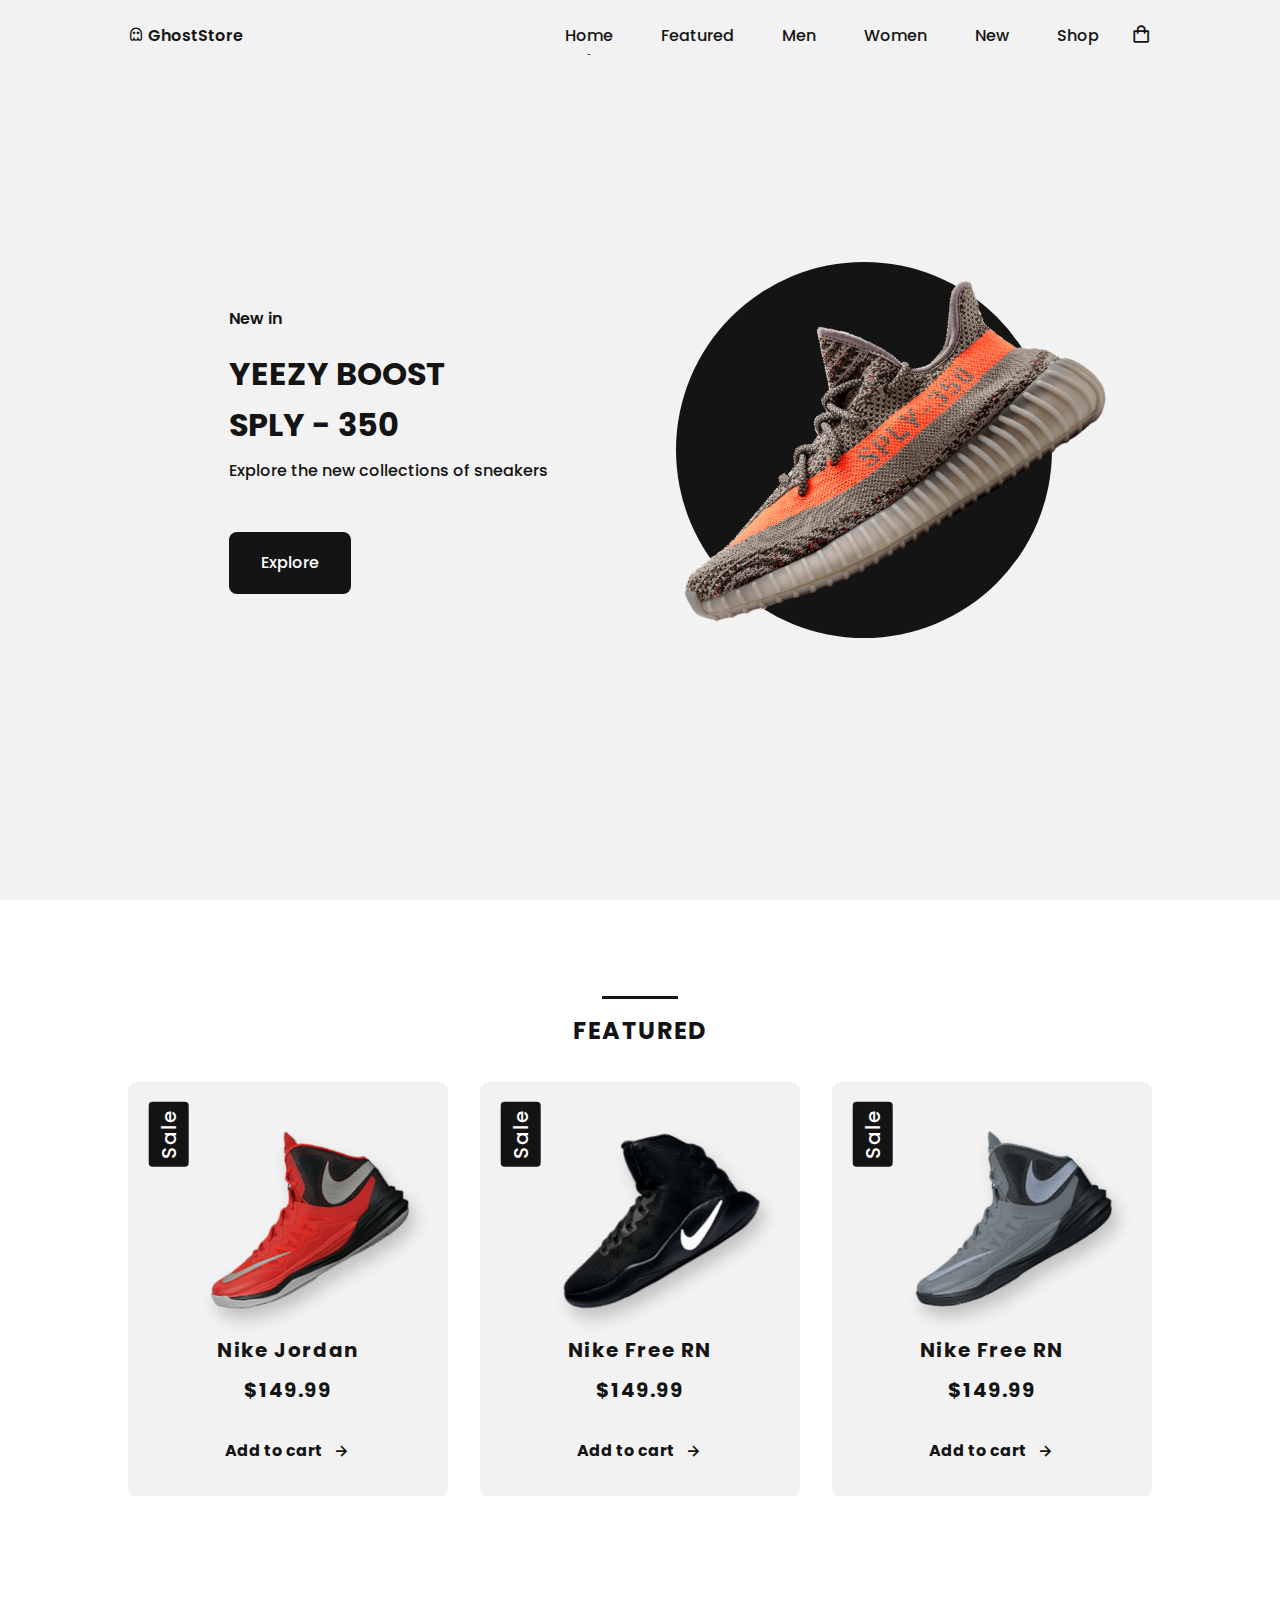
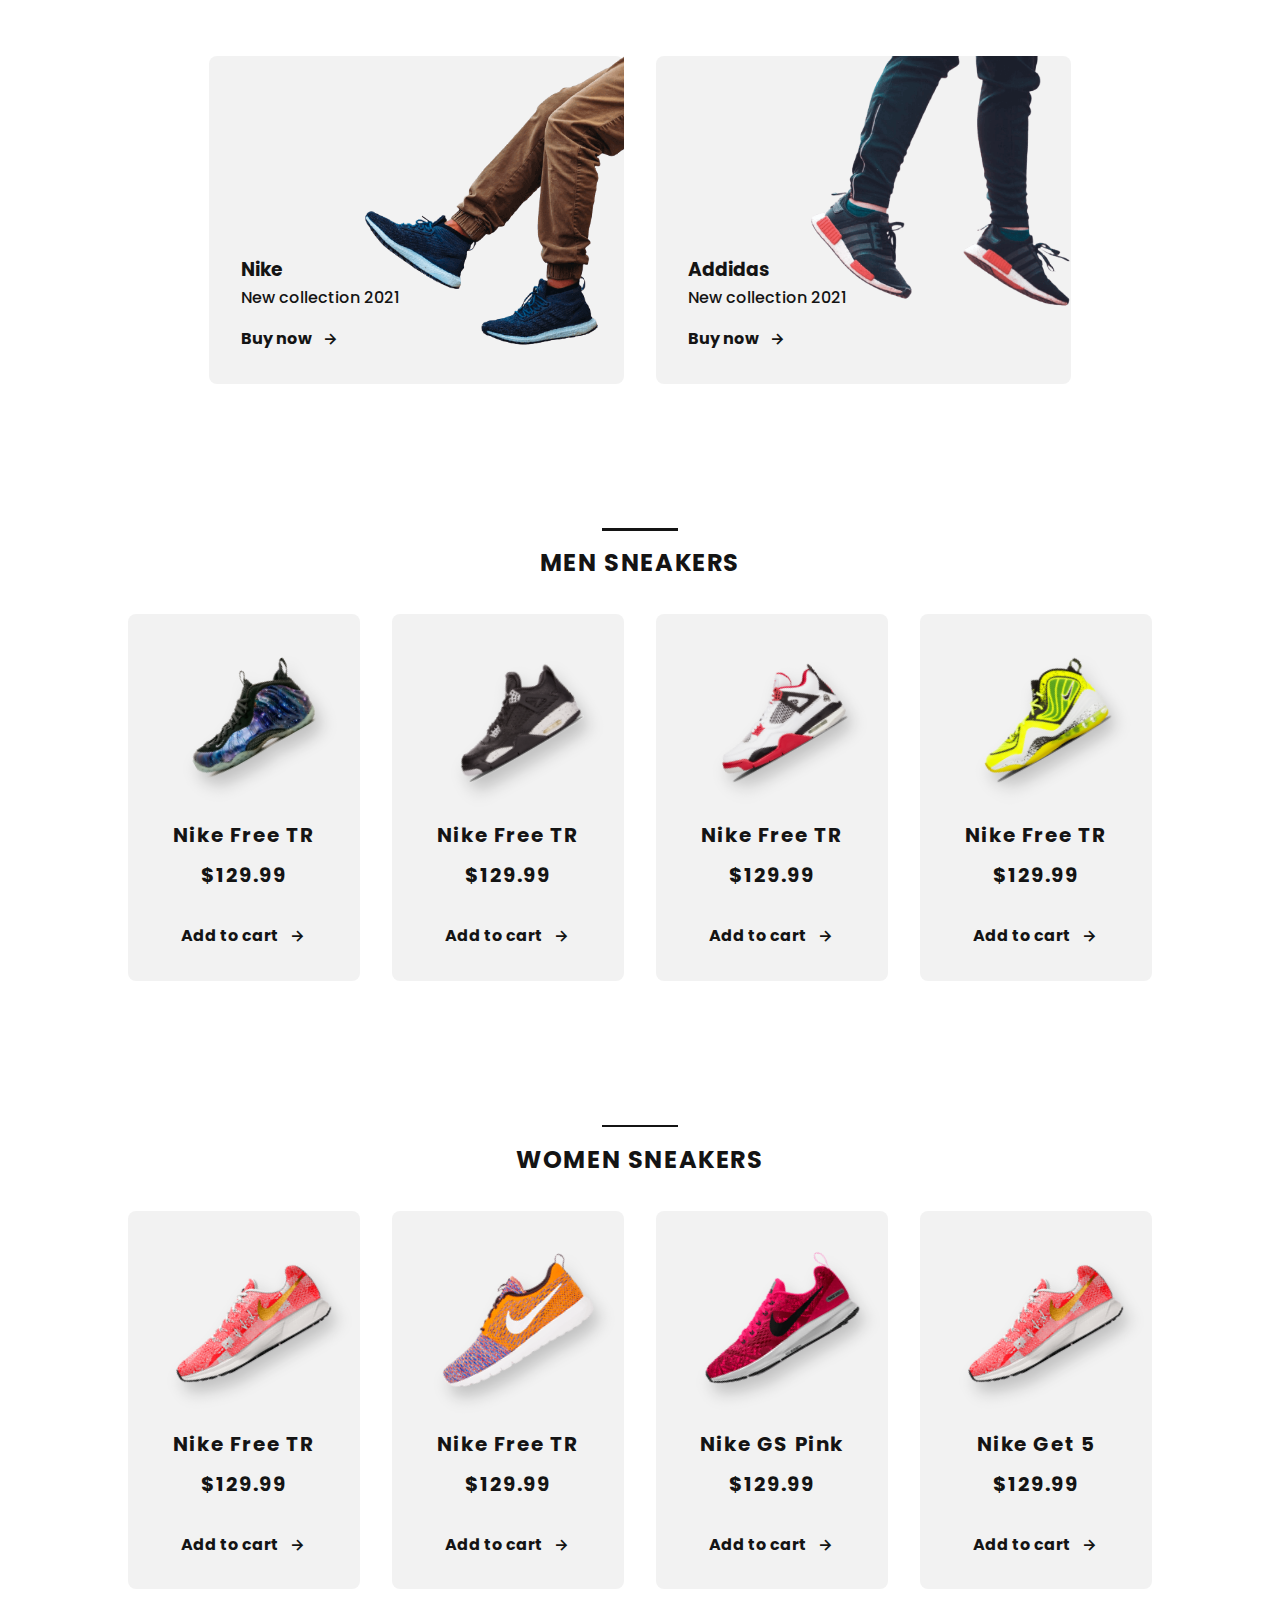
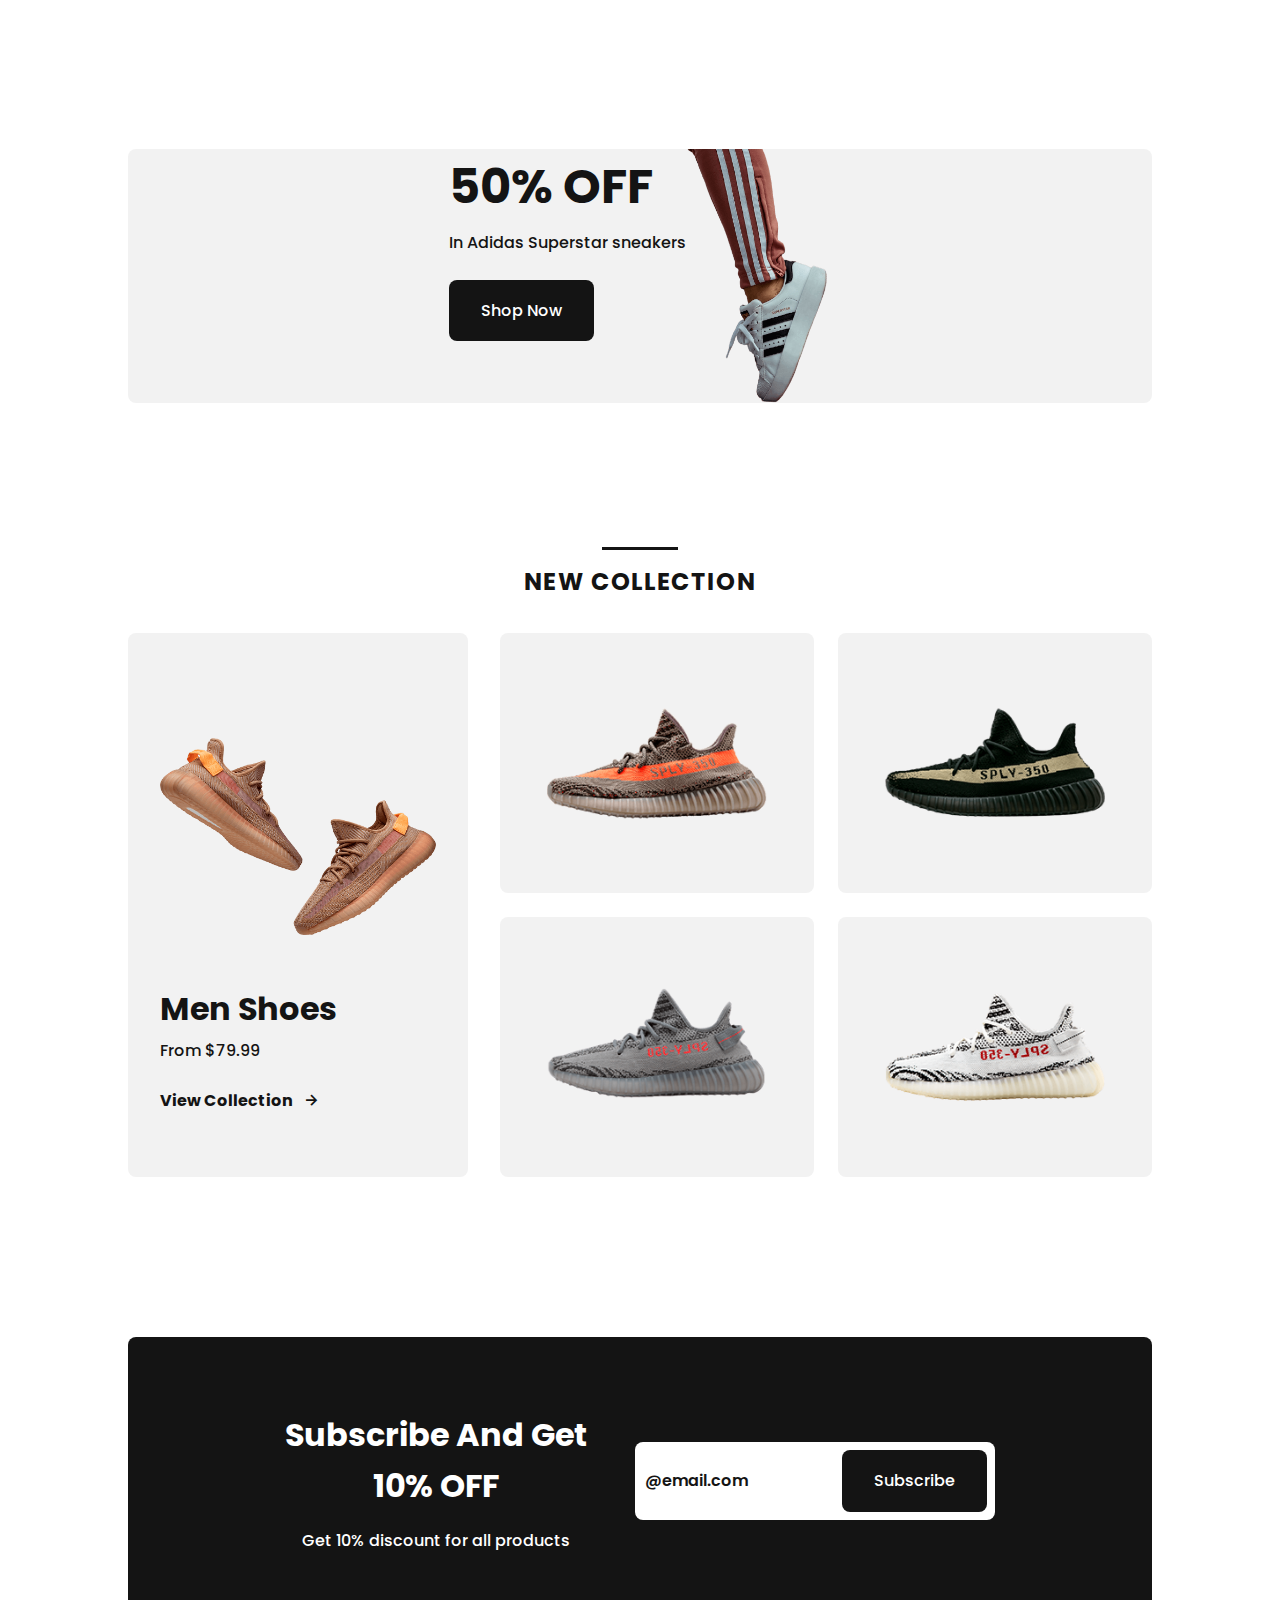
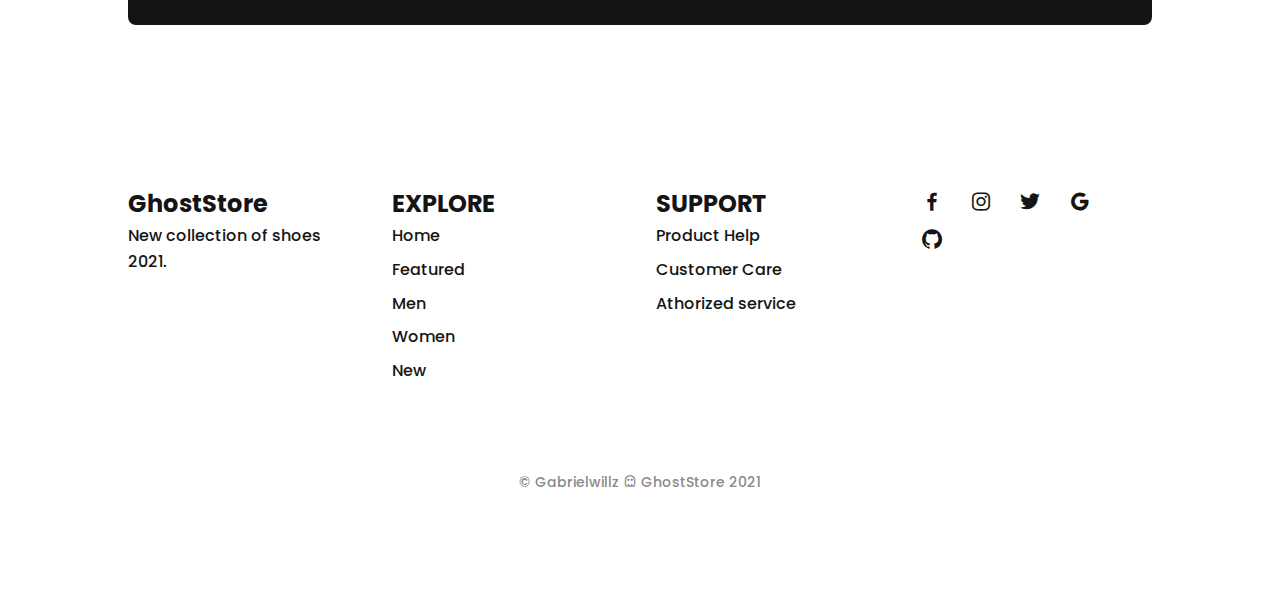
<file: index.html>
<!DOCTYPE html>
<html lang="en">
    <head>
        <meta charset="UTF-8">
        <meta name="viewport" content="width=device-width, initial-scale=1.0">

        <!-- ===== CSS ===== -->
        <link rel="stylesheet" href="assets/css/styles.css">

        <!-- ===== BOX ICONS ===== -->
        <link href='https://unpkg.com/boxicons@2.0.9/css/boxicons.min.css' rel='stylesheet'>

        <title>GhostStore</title>
    </head>
    <body>

        <!--===== HEADER =====-->
        <header class="l-header" id="header">
            <nav class="nav bd-grid">
                <div class="nav__toggle" id="nav-toggle">
                    <i class='bx bxs-grid'></i>
                </div>

                <a href="#" class="nav__logo"> <i class='bx bx-ghost'></i> GhostStore </a>

                <div class="nav__menu" id="nav__menu">
                    <ul class="nav__list">
                        <li class="nav__item"><a href="./index.html#home" class="nav__link active">Home</a></li>
                        <li class="nav__item"><a href="./index.html#featured" class="nav__link">Featured</a></li>
                        <li class="nav__item"><a href="./index.html#men" class="nav__link">Men</a></li>
                        <li class="nav__item"><a href="./index.html#women" class="nav__link">Women</a></li>
                        <li class="nav__item"><a href="./index.html#new" class="nav__link">New</a></li>
                        <li class="nav__item"><a href="./shop.html" class="nav__link">Shop</a></li>
                    </ul>
                </div>

                <div class="nav__shop">
                    <i class='bx bx-shopping-bag'></i>
                </div>
            </nav>
        </header>

        <main class="l-main">
            <!--===== HOME =====-->
            <section class="home" id="home">
                <div class="home__container bd-grid">
                    <div class="home__sneaker">
                        <div class="home__shape"></div>
                        <img src="assets/img/imghome.png" alt="" class="home__img">
                    </div>

                    <div class="home__data">

                        <span class="home__new">New in</span>
                        <h1 class="home__title">YEEZY BOOST <br> SPLY - 350</h1>
                        <p class="home__description">Explore the new collections of sneakers</p>
                        <a href="#" class="button">Explore</a>
                    </div>
                </div>
            </section>

            <!--===== FEATURED =====-->
            <section class="featured section" id="featured">
                <h2 class="section-title">FEATURED</h2>

                <div class="featured__container bd-grid">
                    <article class="sneaker">
                        <div class="sneaker__sale">Sale</div>
                        <img src="assets/img/featured1.png" alt="" class="sneaker__img">
                        <span class="sneaker__name">Nike Jordan</span>
                        <span class="sneaker__preci">$149.99</span>
                        <a href="" class="button-light">Add to cart <i class='bx bx-right-arrow-alt button-icon'></i></a>
                    </article>

                    <article class="sneaker">
                        <div class="sneaker__sale">Sale</div>
                        <img src="assets/img/featured2.png" alt="" class="sneaker__img">
                        <span class="sneaker__name">Nike Free RN</span>
                        <span class="sneaker__preci">$149.99</span>
                        <a href="" class="button-light">Add to cart <i class='bx bx-right-arrow-alt button-icon'></i></a>
                    </article>

                    <article class="sneaker">
                        <div class="sneaker__sale">Sale</div>
                        <img src="assets/img/featured3.png" alt="" class="sneaker__img">
                        <span class="sneaker__name">Nike Free RN</span>
                        <span class="sneaker__preci">$149.99</span>
                        <a href="" class="button-light">Add to cart <i class='bx bx-right-arrow-alt button-icon'></i></a>
                    </article>

                </div>
            </section>

            <!--===== COLLECTION =====-->
            <section class="collection section">
                <div class="collection__container bd-grid">
                    <div class="collection_card">
                        <div class="collection__data">
                            <h3 class="colleection__name">Nike</h3>
                            <p class="collection__description">New collection 2021</p>
                            <a href="#" class="button-light">Buy now <i class='bx bx-right-arrow-alt button-icon'></i></a>
                        </div>

                        <img src="assets/img/collection1.png" alt="" class="collection__img">
                    </div>

                    <div class="collection_card">
                        <div class="collection__data">
                            <h3 class="colleection__name">Addidas</h3>
                            <p class="collection__description">New collection 2021</p>
                            <a href="#" class="button-light">Buy now <i class='bx bx-right-arrow-alt button-icon'></i></a>
                        </div>

                        <img src="assets/img/collection2.png" alt="" class="collection__img">
                    </div>
                </div>
            </section>

            <!--===== MEN SNEAKERS =====-->
            
            <section class="men section" id="men">
                <h2 class="section-title">MEN SNEAKERS</h2>

                <div class="men__container bd-grid">
                    <article class="sneaker">
                        <img src="assets/img/men1.png" alt="" class="sneaker__img">
                        <span class="sneaker__name">Nike Free TR</span>
                        <span class="sneaker__preci">$129.99</span>
                        <a href="" class="button-light">Add to cart <i class='bx bx-right-arrow-alt button-icon'></i></a>
                    </article>

                    <article class="sneaker">
                        <img src="assets/img/men2.png" alt="" class="sneaker__img">
                        <span class="sneaker__name">Nike Free TR</span>
                        <span class="sneaker__preci">$129.99</span>
                        <a href="" class="button-light">Add to cart <i class='bx bx-right-arrow-alt button-icon'></i></a>
                    </article>

                    <article class="sneaker">
                        <img src="assets/img/men3.png" alt="" class="sneaker__img">
                        <span class="sneaker__name">Nike Free TR</span>
                        <span class="sneaker__preci">$129.99</span>
                        <a href="" class="button-light">Add to cart <i class='bx bx-right-arrow-alt button-icon'></i></a>
                    </article>

                    <article class="sneaker">
                        <img src="assets/img/men4.png" alt="" class="sneaker__img">
                        <span class="sneaker__name">Nike Free TR</span>
                        <span class="sneaker__preci">$129.99</span>
                        <a href="" class="button-light">Add to cart <i class='bx bx-right-arrow-alt button-icon'></i></a>
                    </article>
                </div>
            </section>



            <!--===== WOMEN SNEAKERS =====-->
            <section class="women section" id="women">
                <h2 class="section-title">WOMEN SNEAKERS</h2>

                <div class="women__container bd-grid">
                    <article class="sneaker">
                        <img src="assets/img/women1.png" alt="" class="sneaker__img">
                        <span class="sneaker__name">Nike Free TR</span>
                        <span class="sneaker__preci">$129.99</span>
                        <a href="" class="button-light">Add to cart <i class='bx bx-right-arrow-alt button-icon'></i></a>
                    </article>

                    <article class="sneaker">
                        <img src="assets/img/women2.png" alt="" class="sneaker__img">
                        <span class="sneaker__name">Nike Free TR</span>
                        <span class="sneaker__preci">$129.99</span>
                        <a href="" class="button-light">Add to cart <i class='bx bx-right-arrow-alt button-icon'></i></a>
                    </article>

                    <article class="sneaker">
                        <img src="assets/img/women3.png" alt="" class="sneaker__img">
                        <span class="sneaker__name">Nike GS Pink</span>
                        <span class="sneaker__preci">$129.99</span>
                        <a href="" class="button-light">Add to cart <i class='bx bx-right-arrow-alt button-icon'></i></a>
                    </article>

                    <article class="sneaker">
                        <img src="assets/img/women1.png" alt="" class="sneaker__img">
                        <span class="sneaker__name">Nike Get 5</span>
                        <span class="sneaker__preci">$129.99</span>
                        <a href="" class="button-light">Add to cart <i class='bx bx-right-arrow-alt button-icon'></i></a>
                    </article>
                </div>
            </section>

            <!--===== OFFER =====-->
            
            <section class="offer section">
                <div class="offer__container bd-grid">
                    <div class="offer_data">
                        <h3 class="offer__title">50% OFF</h3>
                        <p class="offer__description">In Adidas Superstar sneakers</p>
                        <a href="#" class="button">Shop Now</a>
                    </div>

                    <img src="assets/img/offert.png" alt="" class="offer__img">
                </div>
            </section>

            <!--===== NEW COLLECTION =====-->
            
            <section class="new section" id="new">
                <h2 class="section-title">NEW COLLECTION</h2>

                <div class="new__container bd-grid">
                    <div class="new__mens">
                        <img src="assets/img/new1.png" alt="" class="new__mens-img">
                        <h3 class="new__title">Men Shoes</h3>
                        <span class="new__preci">From $79.99</span>
                        <a href="./collection.html" class="button-light">View Collection <i class='bx bx-right-arrow-alt button-icon'></i></a>
                    </div>

                    <div class="new__sneaker">
                        <div class="new__sneaker-card">
                            <img src="assets/img/new2.png" alt="" class="new__sneaker-img">
                            <div class="new__sneaker-overlay">
                                <a href="#" class="button">Add to Cart</a>
                            </div>
                        </div>

                        <div class="new__sneaker-card">
                            <img src="assets/img/new3.png" alt="" class="new__sneaker-img">
                            <div class="new__sneaker-overlay">
                                <a href="#" class="button">Add to Cart</a>
                            </div>
                        </div>

                        <div class="new__sneaker-card">
                            <img src="assets/img/new4.png" alt="" class="new__sneaker-img">
                            <div class="new__sneaker-overlay">
                                <a href="#" class="button">Add to Cart</a>
                            </div>
                        </div>

                        <div class="new__sneaker-card">
                            <img src="assets/img/new5.png" alt="" class="new__sneaker-img">
                            <div class="new__sneaker-overlay">
                                <a href="#" class="button">Add to Cart</a>
                            </div>
                        </div>

                    </div>
                </div>
            </section>

            <!--===== NEWSLETTER =====-->
            
            <section class="newsletter section">
                <div class="newsletter__container bd-grid">
                  <div>
                      <h3 class="newsletter__title">Subscribe And Get <br> 10% OFF</h3>
                      <p class="newsletter__description">Get 10% discount for all products</p>
                  </div>
                  
                  <form action="" class="newsletter__subscribe">
                      <input type="text" placeholder='@email.com' class="newsletter__input">
                      <a href="#" class="button">Subscribe</a>
                  </form>

                </div>
            </section>



        </main>

        <!--===== FOOTER =====-->
        <footer class="footer section">
            <div class="footer__container bd-grid">
                <div class="footer__box">
                    <h3 class="footer__title">GhostStore</h3>
                    <p class="footer__description">New collection of shoes 2021.</p>
                </div>

                <div class="footer__box">
                    <h3 class="footer__title">EXPLORE</h3>
                    <ul>
                        <li><a href="#home" class="footer__link">Home</a></li>
                        <li><a href="#featured" class="footer__link">Featured</a></li>
                        <li><a href="#men" class="footer__link">Men</a></li>
                        <li><a href="#women" class="footer__link">Women</a></li>
                        <li><a href="#new" class="footer__link">New</a></li>
                    </ul>
                </div>

                <div class="footer__box">
                    <h3 class="footer__title">SUPPORT</h3>
                    <ul>
                        <li><a href="#" class="footer__link">Product Help</a></li>
                        <li><a href="#" class="footer__link">Customer Care</a></li>
                        <li><a href="#" class="footer__link">Athorized service</a></li>
                    </ul>
                </div>

                <div class="footer__box">
                    <a href="#" class="footer__social"> <i class='bx bxl-facebook'></i> </a>
                    <a href="#" class="footer__social"> <i class='bx bxl-instagram'></i> </a>
                    <a href="#" class="footer__social"> <i class='bx bxl-twitter'></i> </a>
                    <a href="#" class="footer__social"> <i class='bx bxl-google'></i> </a>
                    <a href="https://github.com/gabrielwillz" class="footer__social"> <i class='bx bxl-github'></i> </a>
                </div>

            </div>

            <p class="footer__copy">&#169; Gabrielwillz <i class='bx bx-ghost'></i> GhostStore 2021 </p>
        </footer>

        <!--===== MAIN JS =====-->
        <script src="assets/js/main.js"></script>
        
    </body>
</html>
</file>
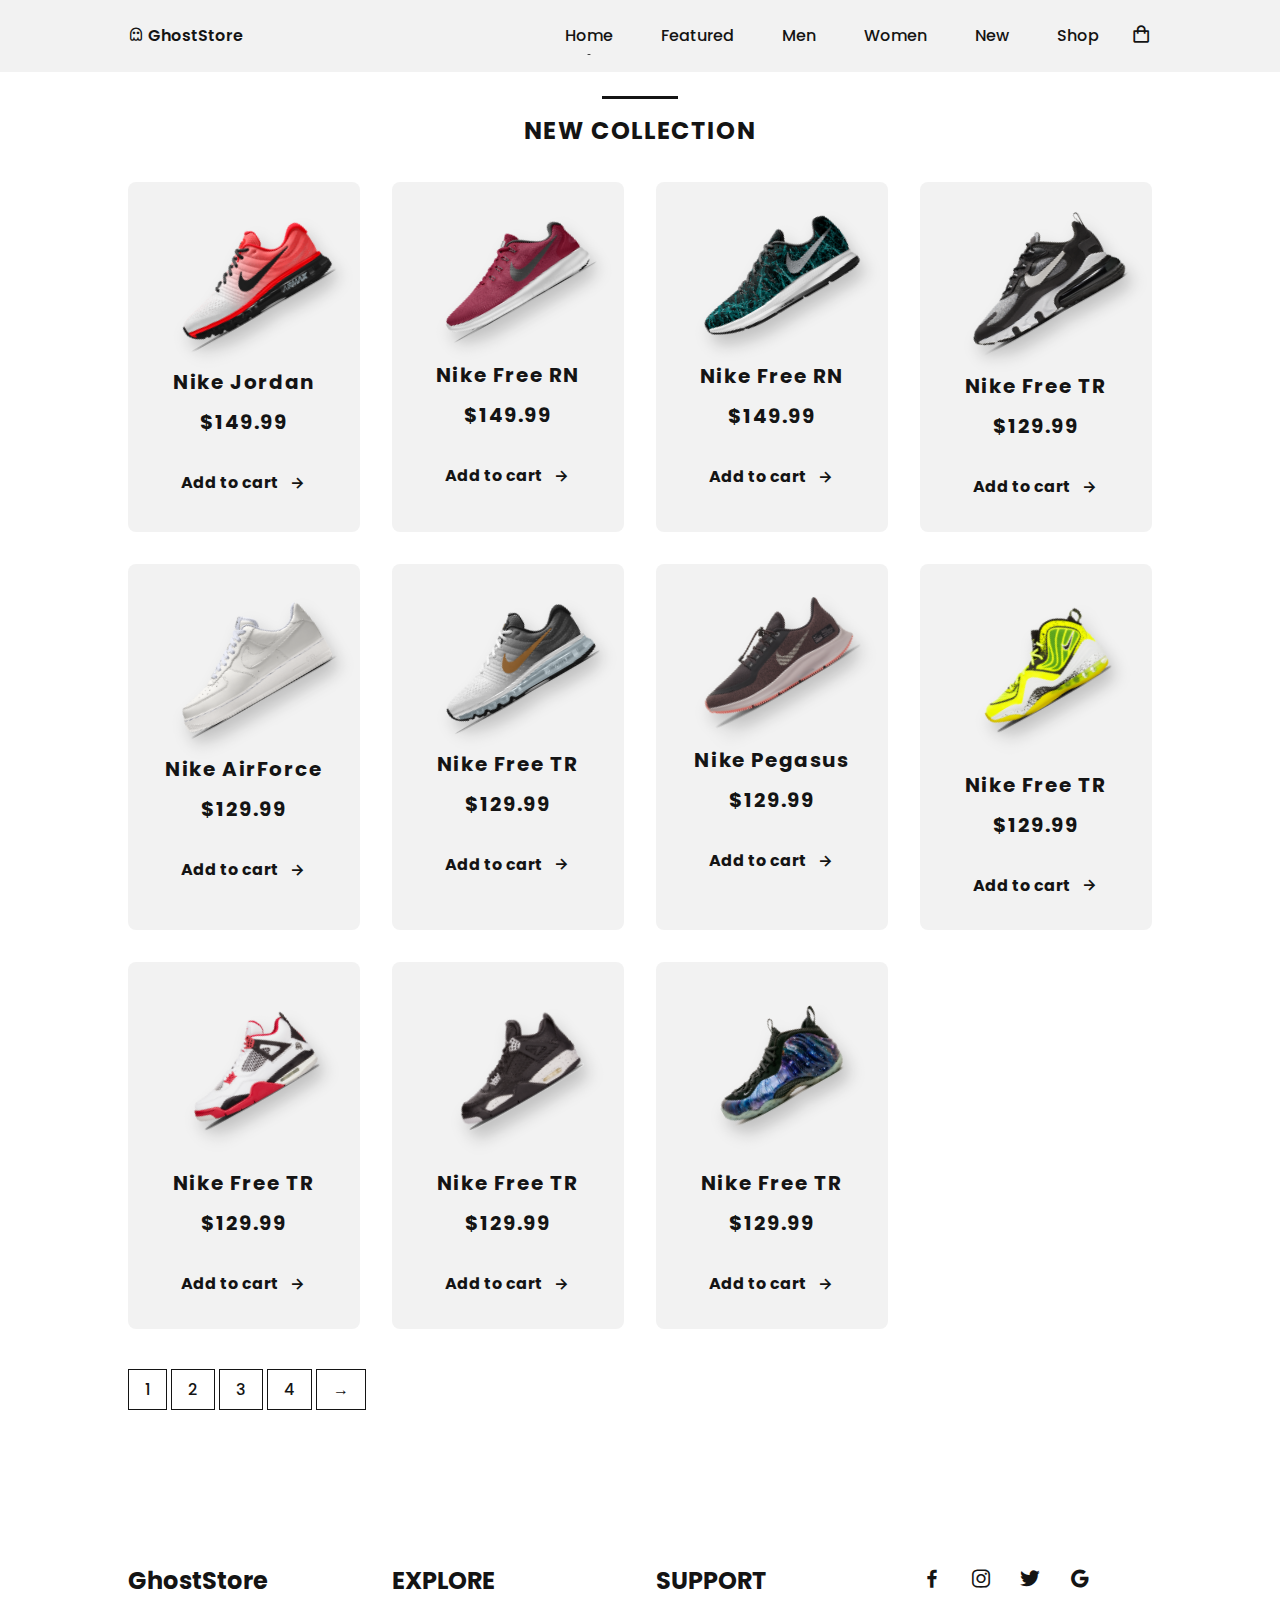
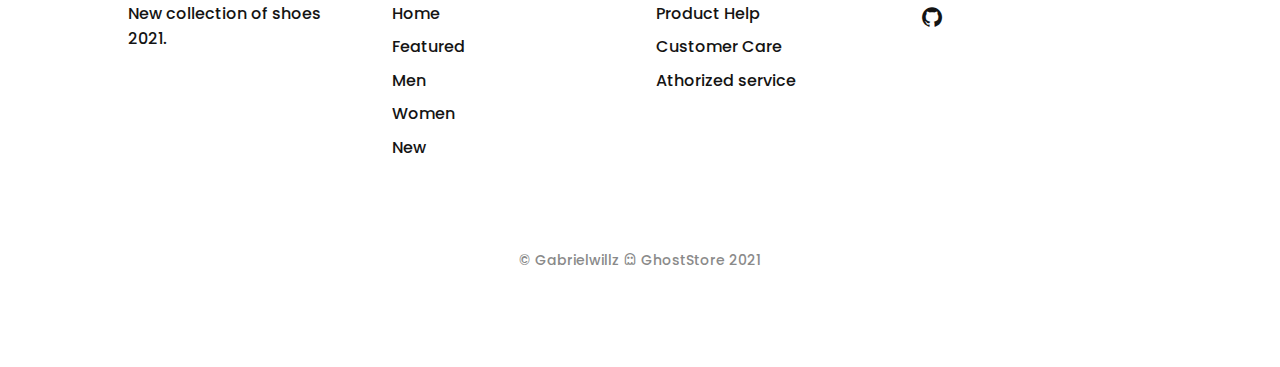
<file: collection.html>
<!DOCTYPE html>
<html lang="en">
    <head>
        <meta charset="UTF-8">
        <meta name="viewport" content="width=device-width, initial-scale=1.0">

        <!-- ===== CSS ===== -->
        <link rel="stylesheet" href="assets/css/styles.css">

        <!-- ===== BOX ICONS ===== -->
        <link href='https://unpkg.com/boxicons@2.0.7/css/boxicons.min.css' rel='stylesheet'>

        <title> GhostStore </title>
    </head>
    <body>

        <!--===== HEADER =====-->
        <header class="l-header" id="header">
            <nav class="nav bd-grid">
                <div class="nav__toggle" id="nav-toggle">
                    <i class='bx bxs-grid'></i>
                </div>

                <a href="#" class="nav__logo"> <i class='bx bx-ghost'></i> GhostStore </a>

                <div class="nav__menu" id="nav__menu">
                    <ul class="nav__list">
                        <li class="nav__item"><a href="./index.html#home" class="nav__link active">Home</a></li>
                        <li class="nav__item"><a href="./index.html#featured" class="nav__link">Featured</a></li>
                        <li class="nav__item"><a href="./index.html#men" class="nav__link">Men</a></li>
                        <li class="nav__item"><a href="./index.html#women" class="nav__link">Women</a></li>
                        <li class="nav__item"><a href="./index.html#new" class="nav__link">New</a></li>
                        <li class="nav__item"><a href="./shop.html#shop" class="nav__link">Shop</a></li>
                    </ul>
                </div>

                <div class="nav__shop">
                    <i class='bx bx-shopping-bag'></i>
                </div>
            </nav>
        </header>




        <!--===== ALL PRODUCTS =====-->
        <main class="l-main">
            <section class="featured section" id="featured">
                <h2 class="section-title">NEW COLLECTION</h2>

                <div class="featured__container bd-grid">
                    <article class="sneaker">
                        <img src="assets/img/colle1.png" alt="" class="sneaker__img">
                        <span class="sneaker__name">Nike Jordan</span>
                        <span class="sneaker__preci">$149.99</span>
                        <a href="" class="button-light">Add to cart <i class='bx bx-right-arrow-alt button-icon'></i></a>
                    </article>

                    <article class="sneaker">
                        <img src="assets/img/colle2.png" alt="" class="sneaker__img">
                        <span class="sneaker__name">Nike Free RN</span>
                        <span class="sneaker__preci">$149.99</span>
                        <a href="" class="button-light">Add to cart <i class='bx bx-right-arrow-alt button-icon'></i></a>
                    </article>

                    <article class="sneaker">
                        <img src="assets/img/collle3.png" alt="" class="sneaker__img">
                        <span class="sneaker__name">Nike Free RN</span>
                        <span class="sneaker__preci">$149.99</span>
                        <a href="" class="button-light">Add to cart <i class='bx bx-right-arrow-alt button-icon'></i></a>
                    </article>

                    <article class="sneaker">
                        <img src="assets/img/colle4.png" alt="" class="sneaker__img">
                        <span class="sneaker__name">Nike Free TR</span>
                        <span class="sneaker__preci">$129.99</span>
                        <a href="" class="button-light">Add to cart <i class='bx bx-right-arrow-alt button-icon'></i></a>
                    </article>

                    <article class="sneaker">
                        <img src="assets/img/colle5.png" alt="" class="sneaker__img">
                        <span class="sneaker__name">Nike AirForce </span>
                        <span class="sneaker__preci">$129.99</span>
                        <a href="" class="button-light">Add to cart <i class='bx bx-right-arrow-alt button-icon'></i></a>
                    </article>

                    <article class="sneaker">
                        <img src="assets/img/colle6.png" alt="" class="sneaker__img">
                        <span class="sneaker__name">Nike Free TR</span>
                        <span class="sneaker__preci">$129.99</span>
                        <a href="" class="button-light">Add to cart <i class='bx bx-right-arrow-alt button-icon'></i></a>
                    </article>

                    <article class="sneaker">
                        <img src="assets/img/colle7.png" alt="" class="sneaker__img">
                        <span class="sneaker__name">Nike Pegasus</span>
                        <span class="sneaker__preci">$129.99</span>
                        <a href="" class="button-light">Add to cart <i class='bx bx-right-arrow-alt button-icon'></i></a>
                    </article>

                    <article class="sneaker">
                        <img src="assets/img/men4.png" alt="" class="sneaker__img">
                        <span class="sneaker__name">Nike Free TR</span>
                        <span class="sneaker__preci">$129.99</span>
                        <a href="" class="button-light">Add to cart <i class='bx bx-right-arrow-alt button-icon'></i></a>
                    </article>

                    <article class="sneaker">
                        <img src="assets/img/men3.png" alt="" class="sneaker__img">
                        <span class="sneaker__name">Nike Free TR</span>
                        <span class="sneaker__preci">$129.99</span>
                        <a href="" class="button-light">Add to cart <i class='bx bx-right-arrow-alt button-icon'></i></a>
                    </article>

                    <article class="sneaker">
                        <img src="assets/img/men2.png" alt="" class="sneaker__img">
                        <span class="sneaker__name">Nike Free TR</span>
                        <span class="sneaker__preci">$129.99</span>
                        <a href="" class="button-light">Add to cart <i class='bx bx-right-arrow-alt button-icon'></i></a>
                    </article>

                    <article class="sneaker">
                        <img src="assets/img/men1.png" alt="" class="sneaker__img">
                        <span class="sneaker__name">Nike Free TR</span>
                        <span class="sneaker__preci">$129.99</span>
                        <a href="" class="button-light">Add to cart <i class='bx bx-right-arrow-alt button-icon'></i></a>
                    </article>

                </div>

                <div class="sneaker__pages bd-grid">
                    <div>
                        <span class="sneaker__pag">1</span>
                        <span class="sneaker__pag">2</span>
                        <span class="sneaker__pag">3</span>
                        <span class="sneaker__pag">4</span>
                        <span class="sneaker__pag">&#8594;</span>
                    </div>
                </div>
            </section> 
        </main>




        <!--===== FOOTER =====-->
        <footer class="footer section">
            <div class="footer__container bd-grid">
                <div class="footer__box">
                    <h3 class="footer__title">GhostStore</h3>
                    <p class="footer__description">New collection of shoes 2021.</p>
                </div>

                <div class="footer__box">
                    <h3 class="footer__title">EXPLORE</h3>
                    <ul>
                        <li><a href="#home" class="footer__link">Home</a></li>
                        <li><a href="#featured" class="footer__link">Featured</a></li>
                        <li><a href="#men" class="footer__link">Men</a></li>
                        <li><a href="#women" class="footer__link">Women</a></li>
                        <li><a href="#new" class="footer__link">New</a></li>
                    </ul>
                </div>

                <div class="footer__box">
                    <h3 class="footer__title">SUPPORT</h3>
                    <ul>
                        <li><a href="#" class="footer__link">Product Help</a></li>
                        <li><a href="#" class="footer__link">Customer Care</a></li>
                        <li><a href="#" class="footer__link">Athorized service</a></li>
                    </ul>
                </div>

                <div class="footer__box">
                    <a href="#" class="footer__social"> <i class='bx bxl-facebook'></i> </a>
                    <a href="#" class="footer__social"> <i class='bx bxl-instagram'></i> </a>
                    <a href="#" class="footer__social"> <i class='bx bxl-twitter'></i> </a>
                    <a href="#" class="footer__social"> <i class='bx bxl-google'></i> </a>
                    <a href="https://github.com/gabrielwillz" class="footer__social"> <i class='bx bxl-github'></i> </a>
                </div>

            </div>

            <p class="footer__copy">&#169; Gabrielwillz <i class='bx bx-ghost'></i> GhostStore 2021 </p>
        </footer>

        <!--===== MAIN JS =====-->
        <script src="assets/js/main.js"></script>
    </body>
</html>
</file>
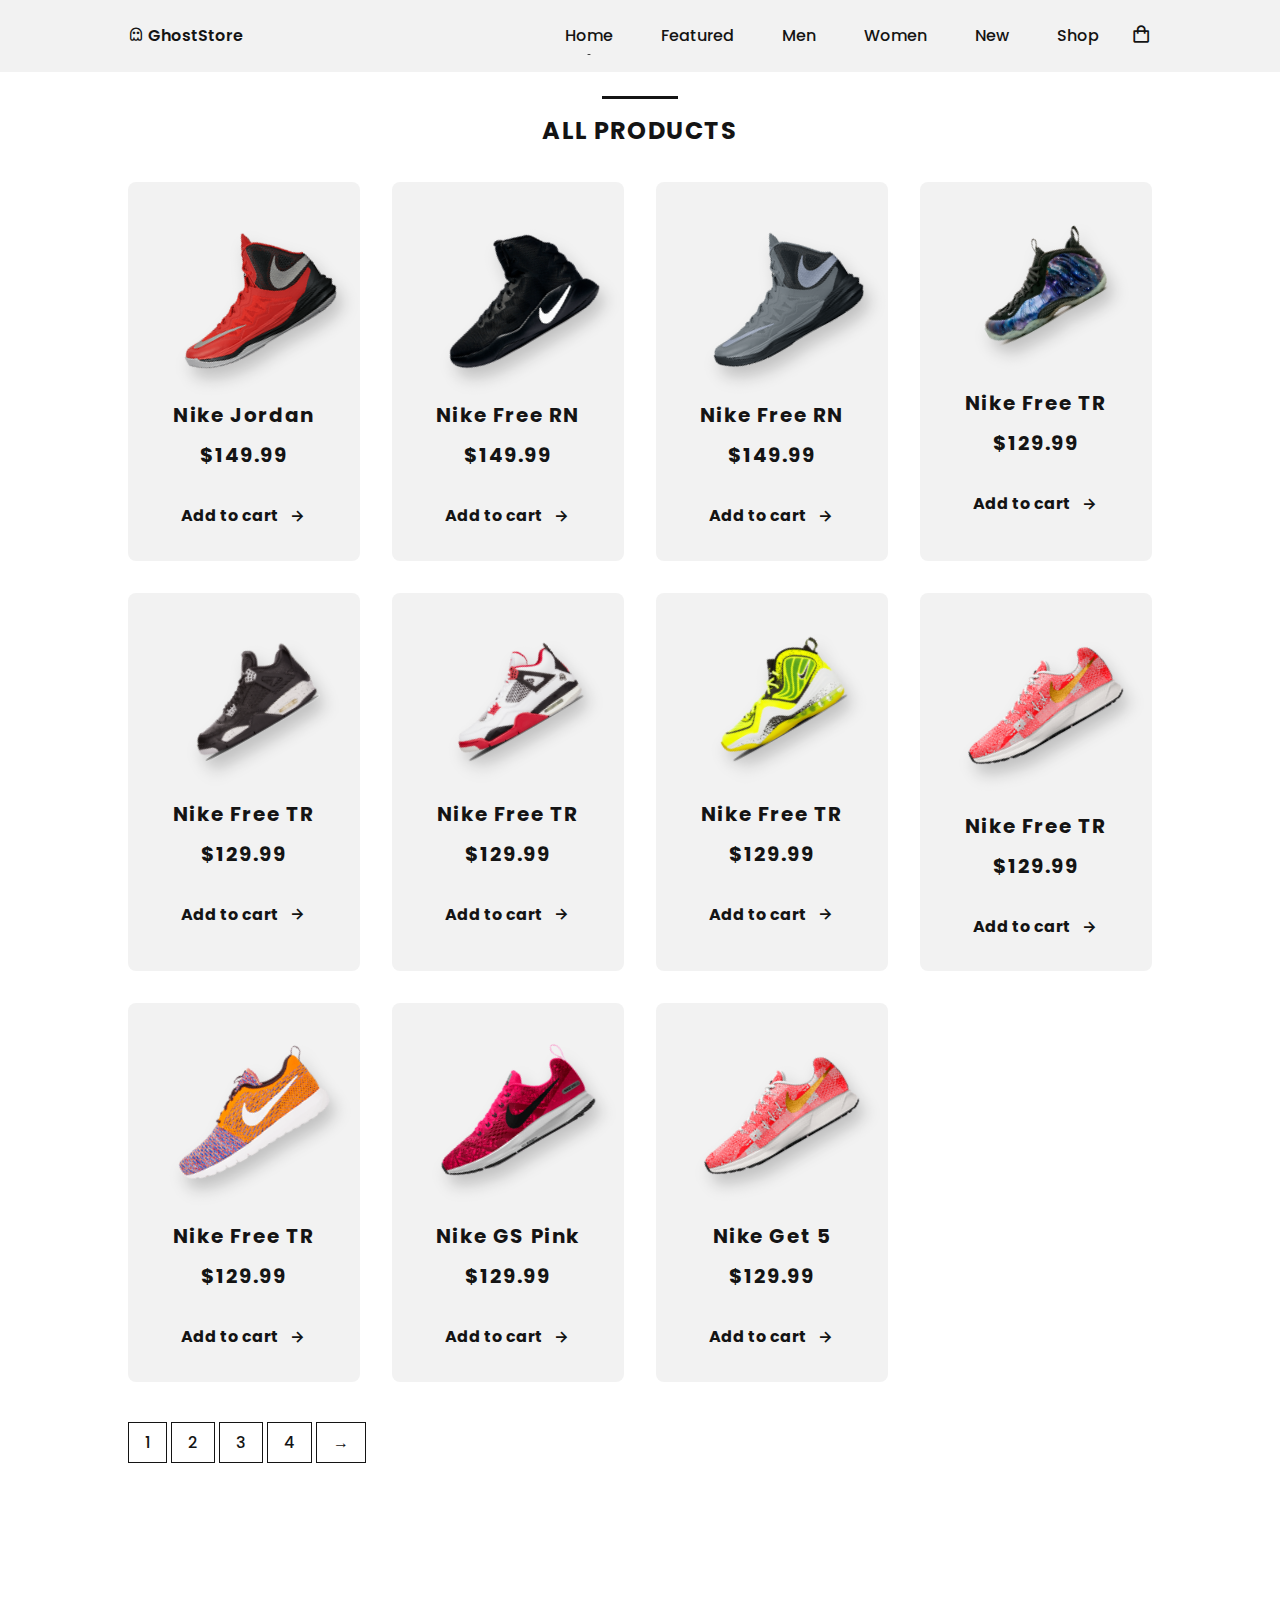
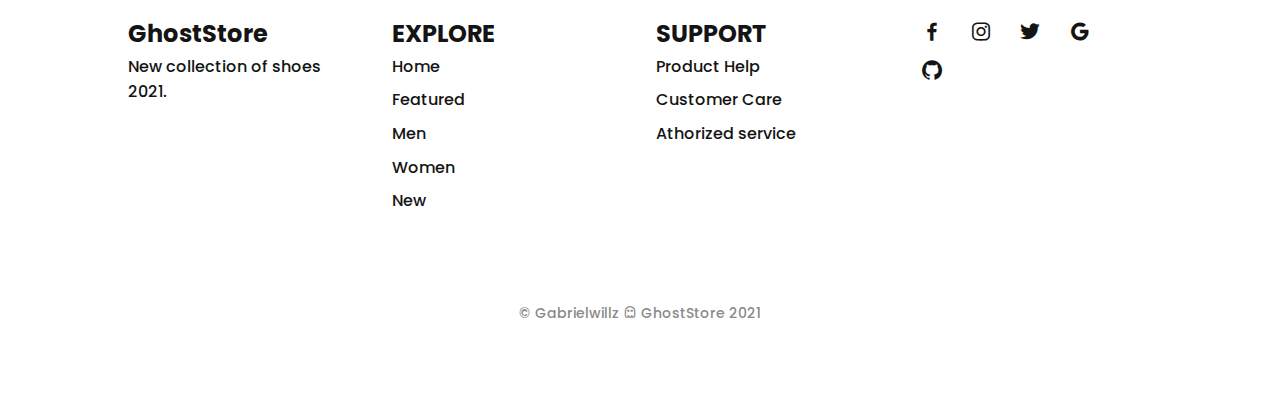
<file: shop.html>
<!DOCTYPE html>
<html lang="en">
    <head>
        <meta charset="UTF-8">
        <meta name="viewport" content="width=device-width, initial-scale=1.0">

        <!-- ===== CSS ===== -->
        <link rel="stylesheet" href="assets/css/styles.css">

        <!-- ===== BOX ICONS ===== -->
        <link href='https://unpkg.com/boxicons@2.0.7/css/boxicons.min.css' rel='stylesheet'>

        <title> GhostStore </title>
    </head>
    <body>

        <!--===== HEADER =====-->
        <header class="l-header" id="header">
            <nav class="nav bd-grid">
                <div class="nav__toggle" id="nav-toggle">
                    <i class='bx bxs-grid'></i>
                </div>

                <a href="#" class="nav__logo"> <i class='bx bx-ghost'></i> GhostStore </a>

                <div class="nav__menu" id="nav__menu">
                    <ul class="nav__list">
                        <li class="nav__item"><a href="./index.html#home" class="nav__link active">Home</a></li>
                        <li class="nav__item"><a href="./index.html#featured" class="nav__link">Featured</a></li>
                        <li class="nav__item"><a href="./index.html#men" class="nav__link">Men</a></li>
                        <li class="nav__item"><a href="./index.html#women" class="nav__link">Women</a></li>
                        <li class="nav__item"><a href="./index.html#new" class="nav__link">New</a></li>
                        <li class="nav__item"><a href="./shop.html#shop" class="nav__link">Shop</a></li>
                    </ul>
                </div>

                <div class="nav__shop">
                    <i class='bx bx-shopping-bag'></i>
                </div>
            </nav>
        </header>




        <!--===== ALL PRODUCTS =====-->
        <main class="l-main">
            <section class="featured section" id="featured">
                <h2 class="section-title">ALL PRODUCTS</h2>

                <div class="featured__container bd-grid">
                    <article class="sneaker">
                        <img src="assets/img/featured1.png" alt="" class="sneaker__img">
                        <span class="sneaker__name">Nike Jordan</span>
                        <span class="sneaker__preci">$149.99</span>
                        <a href="" class="button-light">Add to cart <i class='bx bx-right-arrow-alt button-icon'></i></a>
                    </article>

                    <article class="sneaker">
                        <img src="assets/img/featured2.png" alt="" class="sneaker__img">
                        <span class="sneaker__name">Nike Free RN</span>
                        <span class="sneaker__preci">$149.99</span>
                        <a href="" class="button-light">Add to cart <i class='bx bx-right-arrow-alt button-icon'></i></a>
                    </article>

                    <article class="sneaker">
                        <img src="assets/img/featured3.png" alt="" class="sneaker__img">
                        <span class="sneaker__name">Nike Free RN</span>
                        <span class="sneaker__preci">$149.99</span>
                        <a href="" class="button-light">Add to cart <i class='bx bx-right-arrow-alt button-icon'></i></a>
                    </article>

                    <article class="sneaker">
                        <img src="assets/img/men1.png" alt="" class="sneaker__img">
                        <span class="sneaker__name">Nike Free TR</span>
                        <span class="sneaker__preci">$129.99</span>
                        <a href="" class="button-light">Add to cart <i class='bx bx-right-arrow-alt button-icon'></i></a>
                    </article>

                    <article class="sneaker">
                        <img src="assets/img/men2.png" alt="" class="sneaker__img">
                        <span class="sneaker__name">Nike Free TR</span>
                        <span class="sneaker__preci">$129.99</span>
                        <a href="" class="button-light">Add to cart <i class='bx bx-right-arrow-alt button-icon'></i></a>
                    </article>

                    <article class="sneaker">
                        <img src="assets/img/men3.png" alt="" class="sneaker__img">
                        <span class="sneaker__name">Nike Free TR</span>
                        <span class="sneaker__preci">$129.99</span>
                        <a href="" class="button-light">Add to cart <i class='bx bx-right-arrow-alt button-icon'></i></a>
                    </article>

                    <article class="sneaker">
                        <img src="assets/img/men4.png" alt="" class="sneaker__img">
                        <span class="sneaker__name">Nike Free TR</span>
                        <span class="sneaker__preci">$129.99</span>
                        <a href="" class="button-light">Add to cart <i class='bx bx-right-arrow-alt button-icon'></i></a>
                    </article>

                    <article class="sneaker">
                        <img src="assets/img/women1.png" alt="" class="sneaker__img">
                        <span class="sneaker__name">Nike Free TR</span>
                        <span class="sneaker__preci">$129.99</span>
                        <a href="" class="button-light">Add to cart <i class='bx bx-right-arrow-alt button-icon'></i></a>
                    </article>

                    <article class="sneaker">
                        <img src="assets/img/women2.png" alt="" class="sneaker__img">
                        <span class="sneaker__name">Nike Free TR</span>
                        <span class="sneaker__preci">$129.99</span>
                        <a href="" class="button-light">Add to cart <i class='bx bx-right-arrow-alt button-icon'></i></a>
                    </article>

                    <article class="sneaker">
                        <img src="assets/img/women3.png" alt="" class="sneaker__img">
                        <span class="sneaker__name">Nike GS Pink</span>
                        <span class="sneaker__preci">$129.99</span>
                        <a href="" class="button-light">Add to cart <i class='bx bx-right-arrow-alt button-icon'></i></a>
                    </article>

                    <article class="sneaker">
                        <img src="assets/img/women1.png" alt="" class="sneaker__img">
                        <span class="sneaker__name">Nike Get 5</span>
                        <span class="sneaker__preci">$129.99</span>
                        <a href="" class="button-light">Add to cart <i class='bx bx-right-arrow-alt button-icon'></i></a>
                    </article>

                </div>

                <div class="sneaker__pages bd-grid">
                    <div>
                        <span class="sneaker__pag">1</span>
                        <span class="sneaker__pag">2</span>
                        <span class="sneaker__pag">3</span>
                        <span class="sneaker__pag">4</span>
                        <span class="sneaker__pag">&#8594;</span>
                    </div>
                </div>
            </section> 
        </main>




        <!--===== FOOTER =====-->
        <footer class="footer section">
            <div class="footer__container bd-grid">
                <div class="footer__box">
                    <h3 class="footer__title">GhostStore</h3>
                    <p class="footer__description">New collection of shoes 2021.</p>
                </div>

                <div class="footer__box">
                    <h3 class="footer__title">EXPLORE</h3>
                    <ul>
                        <li><a href="#home" class="footer__link">Home</a></li>
                        <li><a href="#featured" class="footer__link">Featured</a></li>
                        <li><a href="#men" class="footer__link">Men</a></li>
                        <li><a href="#women" class="footer__link">Women</a></li>
                        <li><a href="#new" class="footer__link">New</a></li>
                    </ul>
                </div>

                <div class="footer__box">
                    <h3 class="footer__title">SUPPORT</h3>
                    <ul>
                        <li><a href="#" class="footer__link">Product Help</a></li>
                        <li><a href="#" class="footer__link">Customer Care</a></li>
                        <li><a href="#" class="footer__link">Athorized service</a></li>
                    </ul>
                </div>

                <div class="footer__box">
                    <a href="#" class="footer__social"> <i class='bx bxl-facebook'></i> </a>
                    <a href="#" class="footer__social"> <i class='bx bxl-instagram'></i> </a>
                    <a href="#" class="footer__social"> <i class='bx bxl-twitter'></i> </a>
                    <a href="#" class="footer__social"> <i class='bx bxl-google'></i> </a>
                    <a href="https://github.com/gabrielwillz" class="footer__social"> <i class='bx bxl-github'></i> </a>
                </div>

            </div>

            <p class="footer__copy">&#169; Gabrielwillz <i class='bx bx-ghost'></i> GhostStore 2021 </p>
        </footer>

        <!--===== MAIN JS =====-->
        <script src="assets/js/main.js"></script>
    </body>
</html>
</file>
<file: assets/css/styles.css>
/*===== GOOGLE FONTS =====*/
@import url("https://fonts.googleapis.com/css2?family=Poppins:wght@400;500;600;700&display=swap");
/*===== VARIABLES CSS =====*/
:root{
  --header-height: 3rem;

  /*===== Font weight =====*/
  --font-medium: 500;
  --font-semi-bold: 600;
  --font-bold: 700;

  /*===== Colores =====*/
  --dark-color: #141414;
  --dark-color-light: #8a8a8a;
  --dark-color-lighten: #f2f2f2;
  --white-color: #fff;

  /*===== Font and typography =====*/
  --body-font: 'Poppins', sans-serif;
  --big-font-size: 1.25rem;
  --bigger-font-size: 1.5rem;
  --biggest-font-size: 2rem;
  --h2-font-size: 1.25rem;
  --normal-font-size: .938rem;
  --smaller-font-size: .813rem;

  /*===== Margenes =====*/
  --mb-1: .5rem;
  --mb-2: 1rem;
  --mb-3: 1.5rem;
  --mb-4: 2rem;
  --mb-5: 2.5rem;
  --mb-6: 3rem;


  /*===== z index =====*/
  --z-fixed: 100;
  
  /*===== Rotate img =====*/
  --rotate-img: rotate(-30deg);
}

@media screen and (min-width: 768px){
  :root{
    --big-font-size: 1.5rem;
    --bigger-font-size: 2rem;
    --biggest-font-size: 3rem;
    --normal-font-size: 1rem;
    --smaller-font-size: .875rem;  
  }
}
/*===== BASE =====*/
*,::before,::after{
  box-sizing: border-box;
}

html{
  scroll-behavior: smooth;
}

body{
  margin: var(--header-height) 0 0 0;
  font-family: var(--body-font);
  font-size: var(--normal-font-size);
  font-weight: var(--font-medium);
  color: var(--dark-color);
  line-height: 1.6;
}

h1,h2,h3,p,ul{
  margin: 0;
}

ul{
  padding: 0;
  list-style: none;
}

a{
  text-decoration: none;
  color: var(--dark-color);
}

img{
  max-width: 100%;
  height: auto;
  display: block;
}
/*===== CLASS CSS ===== */
.section{
  padding: 5rem 0 2rem;
}

.section-title{
  position: relative;
  font-size: var(--big-font-size);
  margin-bottom: var(--mb-4);
  text-align: center;
  letter-spacing: .1rem;
}

.section-title::after{
  content: '';
  position: absolute;
  width: 56px;
  height: .18rem;
  top: -1rem;
  left: 0;
  right: 0;
  margin: auto;
  background-color: var(--dark-color);
}
/*===== LAYOUT =====*/
.bd-grid{
  max-width: 1024px;
  display: grid;
  grid-template-columns: 100%;
  column-gap: 2rem;
  width: calc(100% - 2rem);
  margin-left: var(--mb-2);
  margin-right: var(--mb-2);
}

.l-header{
  width: 100%;
  position: fixed;
  top: 0;
  left: 0;
  z-index: var(--z-fixed);
  background-color: var(--dark-color-lighten);
}

/*===== NAV =====*/
.nav{
  height: var(--header-height);
  display: flex;
  justify-content: space-between;
  align-items: center;
}

@media screen and (max-width: 768px){
  .nav__menu{
    position: fixed;
    top: var(--header-height);
    left: -100%;
    width: 70%;
    height: 100vh;
    padding: 2rem;
    background-color: var(--white-color);
    transition: .5s;
  }  
}

.nav__item{
  margin-bottom: var(--mb-4);
}

.nav__logo{
  font-weight: var(--font-semi-bold);
}

.nav__toggle, .nav__shop{
  font-size: 1.3rem;
  cursor: pointer;

}
/*Show menu*/
.show{
  left: 0;

}

/*Active link*/
.active{
  position: relative;
}

.active::before{
  content: '';
  position: absolute;
  bottom: -.5rem;
  left: 45%;
  width: 4px;
  height: 4%;
  background-color: var(--dark-color);
  border-radius: 50%;
}

/*Change color header*/
.scroll-header{
  background-color: var(--white-color);
  box-shadow: 0 2px 4px rgb(0,0,0,.1);
}

/*===== HOME =====*/
.home{
  background-color: var(--dark-color-lighten);
}

.home__container{
  height: cal(10vh - var(--header-height));
}

.home__sneaker{
  position: relative;
  display: flex;
  justify-content: center;
  align-self: center;
}

.home__shape{
  width: 220px;
  height: 220px;
  background-color: var(--dark-color);
  border-radius: 50%;
}

.home__img{
  position: absolute;
  top: 1.5rem;
  max-width: initial;
  width: 275px;
  transform: var(--rotate-img);
}

.home__new{
  display: block;
  font-family: var(--smaller-font-size);
  font-weight: var(--font-semi-bold);
  margin-bottom: var(--mb-2);
}

.home__title{
  font-size: var(--bigger-font-size);
  margin-bottom: var(--mb-1);
}

.home__description{
  margin-bottom: var(--mb-6);
}

/*BUTTONS*/
.button{
  display: inline-block;
  background-color: var(--dark-color);
  color: var(--white-color);
  padding: 1.125rem 2rem;
  font-weight: var(--font-medium);
  border-radius: .5rem;
  transition: .3s;
}

.button::hover{
  transform: translateY(-.25rem);
}

.button-light{
  display: inline-flex;
  color: var(--dark-color);
  font-weight: var(--font-bold);
  align-items: center;
}

.button-icon{
  font-size: 1.25rem;
  margin-left: var(--mb-1);
  transition: .3s;
}

.button:hover .button-icon{
  transform: translateX(.25rem);
}



/*===== FEATURED =====*/
.featured__container{
  row-gap: 2rem;
  grid-template-columns: repeat(auto-fit, minmax(220px, 1fr));
}

.sneaker{
  position: relative;
  display: flex;
  flex-direction: column;
  align-items: center;
  padding: 2rem;
  background-color: var(--dark-color-lighten);
  border-radius: .5rem;
  transition: .3s;
}

.sneaker__sale{
  position: absolute;
  left: .5rem;
  background-color: var(--dark-color);
  color: var(--white-color);
  padding: .25rem .5rem;
  border-radius: .25rem;
  font-size: var(--h2-font-size);
  transform: rotate(-90deg);
  letter-spacing: .1rem;
}

.sneaker__img{
  width: 220px;
  margin-top: var(--mb-3);
  margin-bottom: var(--mb-6);
  transform: var(--rotate-img);
  filter: drop-shadow(0 12px 8px rgba(0,0,0,.2));
}

.sneaker__name, .sneaker__preci{
  font-size: var(--h2-font-size);
  letter-spacing: .1rem;
  font-weight: var(--font-bold);  
}

.sneaker__name{
  margin-bottom: var(--mb-1);
}

.sneaker__preci{
  margin-bottom: var(--mb-4);
}

.sneaker:hover{
  transform: translateY(-.5rem);
}


.sneaker__pages{
  margin-top: var(--mb-6);
}

.sneaker__pag{
  padding: .5rem 1rem;
  border: 1px solid var(--dark-color);
}

.sneaker__pag:hover{
  background-color: var(--dark-color);
  color: var(--white-color);
}


/*===== COLLECTION =====*/
.collection__container{
  row-gap: 2rem;
  justify-content: center;
}

.collection_card{
  position: relative;
  display: flex;
  height: 328px;
  background-color: var(--dark-color-lighten);
  padding: 2rem;
  border-radius: .5rem;
  transition: .3s;
}

.collection__data{
  align-self: flex-end;
}

.collection__img{
  position: absolute;
  top: 0;
  right: 0;
  width: 230px;
}

.collection__name{
  font-size: var(--bigger-font-size);
  margin-bottom: .25rem;
}

.collection__description{
  margin-bottom: var(--mb-2);
}

.collection_card:hover{
  transform: translateY(-.5rem);
}

/*===== MEN SNEAKERS =====*/
.men__container{
  row-gap: 2rem;
  grid-template-columns: repeat(auto-fit, minmax(220px, 1fr));
}


/*===== WOMEN SNEAKERS =====*/

.women__container{
  row-gap: 2rem;
  grid-template-columns: repeat(auto-fit, minmax(220px, 1fr));
}

/*===== OFFER =====*/

.offer__container{
  grid-template-columns: 55% 45%;
  column-gap: 0;
  background-color: var(--dark-color-lighten);
  border-radius: .5rem;
  justify-content: center;
}

.offer__data{
  padding: 4rem 0 4rem 1.5rem;
}

.offer__title{
  font-size: var(--biggest-font-size);
  margin-bottom: .25rem;
}

.offer__description{
  margin-bottom: var(--mb-3);
}

.offer__img{
  width: 145px;
}

/*===== NEW COLLECTION  =====*/

.new__container{
  row-gap: 2rem;
}

.new__mens{
  display: flex;
  flex-direction: column;
  justify-content: center;
  background-color: var(--dark-color-lighten);
  border-radius: .5rem;
  padding: 2rem;
}

.new__mens-img{
  width: 276px;
  margin-bottom: var(--mb-3);
}

.new__title{
  font-size: var(--bigger-font-size);
  margin-bottom: .25rem;
}

.new__preci{
  display: block;
margin-bottom: var(--mb-3);
}

.new__sneaker{
  display: grid;
  gap: 1.5rem;
  grid-template-columns: repeat(auto-fit, minmax(220px, 1fr));
}

.new__sneaker-card{
  position: relative;
  padding: 3.5rem 1.5rem;
  background-color: var(--dark-color-lighten);
  border-radius: .5rem;
  overflow: hidden;
  display: flex;
  justify-content: center;
}

.new__sneaker-img{
  width: 220px;
}

.new__sneaker-overlay{
  position: absolute;
  left: 0;
  bottom: -100%;
  width: 100%;
  height: 100%;
  display: flex;
  justify-content: center;
  align-items: center;
  background-color: rgba(138,138,138,.3);
  transition: .3s;
}

.new__sneaker-card:hover .new__sneaker-overlay{
  bottom: 0;
}

/*===== NEWSLETTER =====*/
.newsletter__container{
  background-color: var(--dark-color);
  color: var(--white-color);
  padding: 2rem .5rem;
  border-radius: .5rem;
  text-align: center;
}

.newsletter__title{
  font-size: var(--bigger-font-size);
  margin-bottom: var(--mb-2);
}

.newsletter__description{
  margin-bottom: var(--mb-5);
}

.newsletter__subscribe{
  display: flex;
  column-gap: .5rem;
  background-color: var(--white-color);
  padding: .5rem;
  border-radius: .5rem;
}

.newsletter__input{
  outline: none;
  border: none;
  width: 90%;
  font-size: var(--normal-font-size);
}

.newsletter__input::placeholder{
  color: var(--dark-color);
  font-family: var(--body-font);
  font-size: var(--normal-font-size);
  font-weight: var(--font-semi-bold);
}

/*===== FOOTER =====*/
.footer__container{
  grid-template-columns: repeat(auto-fit, minmax(220px, 1fr));
}

.footer__box{
  margin-bottom: var(--mb-4);
}

.footer__title{
  font-size: var(--big-font-size);
}

.footer__link{
  display: block;
  width: max-content;
  margin-bottom: var(--mb-1);
}

.footer__social{
  font-size: 1.5rem;
  margin-right: 1.2rem;
}

.footer__copy{
  padding: 3rem;
  font-size: var(--smaller-font-size);
  color: var(--dark-color-light);
  text-align: center;
}


/* ===== MEDIA QUERIES=====*/
@media screen and (min-width: 576px){
  .collection__container{
    grid-template-columns: 412px;
  }
  .collection__img{
    width: 260px;
  }

  .offer__container{
    grid-template-columns: max-content max-content;
  }

  .offer__data{
    text-align: center;
  }

  .new__mens{
    align-items: center;
  }

  .newsletter__container{
    grid-template-columns: max-content max-content;
    justify-content: center;
    align-items: center;
    padding: 4.5rem 2rem;
    column-gap: 3rem;
  }
  .newsletter__description{
    margin-bottom: 0;
  }
  .newsletter__subscribe{
    width: 360px;
    height: max-content;
  }

}




@media screen and (min-width: 768px) {
  body{
    margin: 0;
  }


  .section{
    padding: 7rem 0 3rem;
  }
  .section-title::after{
    width: 76px;
  }


  .nav{
    height: calc(var(--header-height) + 1.5rem);
  }
  .nav__menu{
    margin-left: auto;
  }
  .nav__list{
    display: flex;
  }
  .nav__item{
    margin-left: var(--mb-6);
    margin-bottom: 0;
  }
  .nav__toggle{
    display: none;
  }


  .home__container{
    height: 100vh;
    grid-template-columns: max-content max-content;
    justify-content: center;
    align-items: center;
  }
  .home__sneaker{
    order: 1;
  }
  .home__shape{
    width: 376px;
    height: 376px;
  }
  .home__img{
    width: 470px;
    top: 3.5rem;
    right: 0;
    left: -3rem;
  }

  
  .newsletter__container{
    grid-template-columns: max-content max-content;
    justify-content: center;
    align-items: center;
    padding: 4.5rem 2rem;
    column-gap: 3rem;
  }
  .newsletter__description{
    margin-bottom: 0;
  }

  .newsletter__subscribe{
    width: 360px;
    height: max-content;
  }
}


@media screen and (min-width: 1024px) {
  .bd-grid{
    margin-left: auto;
    margin-right: auto;
  }

  .home__container{
    column-gap: 8rem;
  }

  .collection__container{
    grid-template-columns: repeat(2,415px);
  }

  .new__container{
    grid-template-columns: max-content 1fr;
  }

  .new__mens{
    align-items: initial;
    justify-content: flex-end;
    padding: 4rem 2rem;
  }

  .new__mens-img{
    margin-bottom: var(--mb-6);
  }
}
</file>
